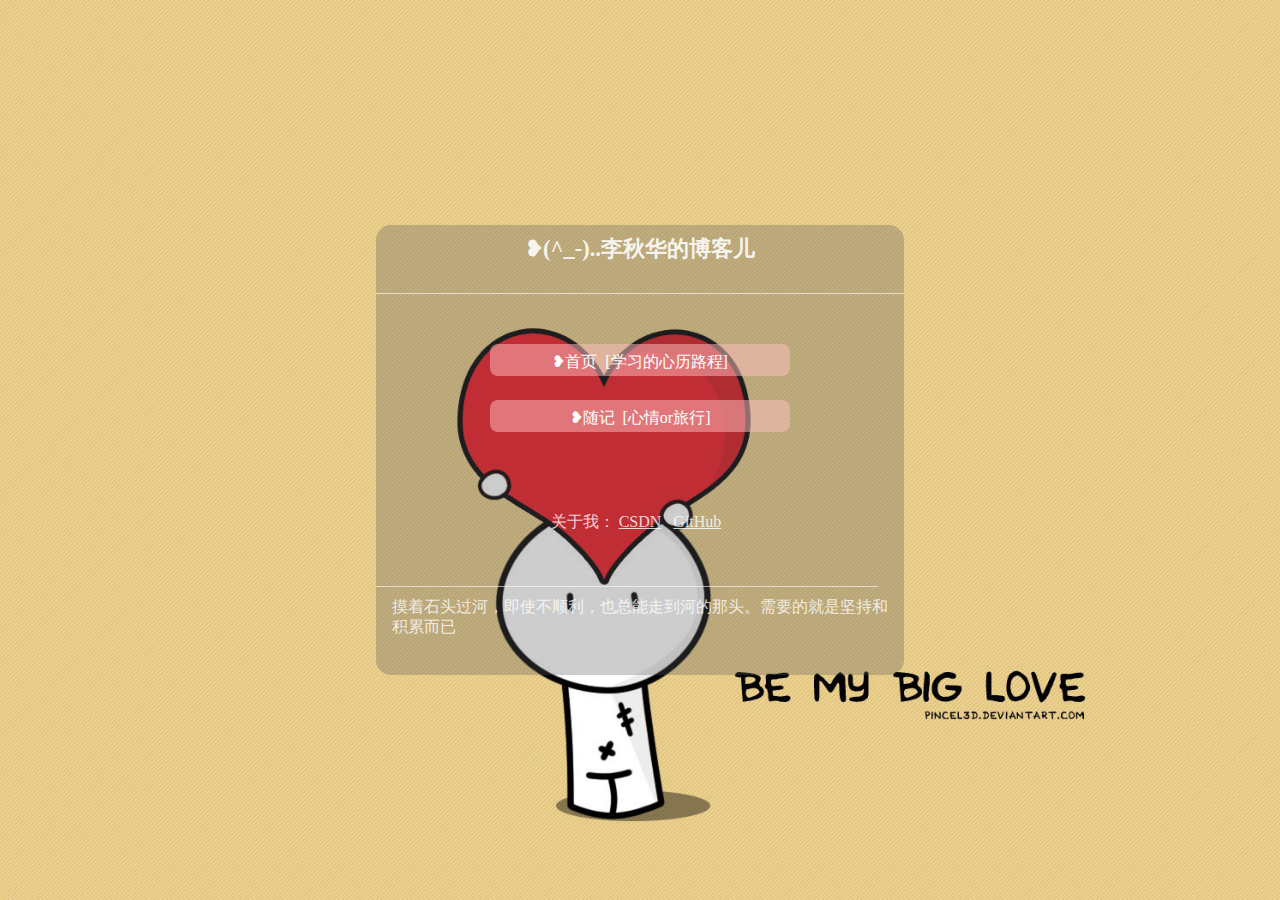
<file: src/index.html>
<!DOCTYPE html>
<!-- <html xmlns="http://www.w3.org/1999/xhtml" id="sixapart-standard"> -->
<head><meta http-equiv="Content-Type" content="text/html; charset=UTF-8" />
<meta name="generator" content="Movable Type 5.2.2" />
<meta name="viewport" content="width=device-width, initial-scale=1" />
<link rel="stylesheet" href="./css/nomalize.css">
<script src="https://ajax.aspnetcdn.com/ajax/jquery/jquery-1.9.0.js"></script>
<!--
<rdf:RDF xmlns="http://web.resource.org/cc/"
         xmlns:dc="http://purl.org/dc/elements/1.1/"
         xmlns:rdf="http://www.w3.org/1999/02/22-rdf-syntax-ns#">
<Work rdf:about="http://www.ruanyifeng.com/">
<dc:title>Ruan YiFeng&apos;s Personal Website</dc:title>
<dc:description>阮一峰的个人网站</dc:description>
<license rdf:resource="http://creativecommons.org/licenses/by-nc-nd/3.0/" />
</Work>
<License rdf:about="http://creativecommons.org/licenses/by-nc-nd/3.0/">
</License>
</rdf:RDF>
-->
    <title>❥(^_-)..李秋华的博客儿</title>
	<style>
	p,h1,h2,h3,h4,h5,h6,ol,ul,dl{
		margin: 0;
	}
	html{
		width:100%;
		height: 100%;
		margin:0;
		padding:0
	}
	body{
		background-repeat: no-repeat;
		background-attachment:fixed;
		-webkit-background-size: cover;
	    -moz-background-size: cover;
	    -o-background-size: cover;
	    background-size: cover;
		background-position:50% 50%; 
		margin:0;
		padding:0;
		width:100%;
		height:100%;
		background-image:url("../壁纸/1.jpg");
		-webkit-transition: All 2s ease;
		-moz-transition: All 2s ease;
		-o-transition: All 2s ease;
		-ms-transition: All 2s ease;
		transition: All 2s ease;
	}
	#container{
		width:33rem;
		height: 50%;
		/*min-width: 33rem;防止页面尺寸变得过小，使页面变得混乱*/
		min-height:20rem;
		background-color: rgba(88,88,88,0.3);
		border-radius: 15px;
		position: absolute;
		left: 50%;
		top: 50%;
		transform: translate(-50%,-50%);
		overflow: hidden;
	}
	@media only screen and (max-width:31.25rem){
		#container{
			width:21rem;
		}
	}
	@media only screen and (max-width:20rem){
		#container{
			width:19rem;
		}
	}
	#container header{
		width: 100%;
		height: 15%;
		border-bottom: 1px solid  rgba(255,255,255,.6);
		position: relative;
	}
	#container header p{
		width: 100%;
		height: 100%;
		line-height: 48px;
		color: rgba(255,255,255,.9);
		text-align: center;
		font-size: 140%;
		font-family: Georgia, serif;
		font-weight: bold;
		text-shadow:0,1px,1px,#333;
		cursor: pointer;
	}
	#container section{
		width: 100%;
		height: 65%;
		font-family: Georgia, serif;
		color: rgba(255,255,255,.8);
	}
	#container section .sec-header{
		width: 100%;
		height: 75%;
		box-sizing:border-box;
		padding-top:5%;
		padding-bottom: 5%;
	}
	#container section .sec-header ul{
		list-style: none;
		width: 18.75rem;
		padding: 0;
		margin: 0 auto;
		height: 100%;
	}
	#container section .sec-header ul li{
		height: 2em;
		width: 18.75rem;
		border-radius: 8px;
		background-color: rgba(255,191,191,.5);
		text-align: center;
		box-sizing:border-box;
		margin-top: 1.5rem;
	}
	
	#container section .sec-header ul li:hover{
		background-color: rgba(255,191,191,.8);
	}
	#container section .sec-header ul a{
		display: inline-block;
		height: 100%;
		padding-top: 3%;
		box-sizing:border-box;
		vertical-align: middle;
		font-family: Georgia, serif;
		color: rgba(255,255,255,1);
		text-decoration: none;
	}
	@media only screen and (max-width:31.25rem){
		#container section .sec-header ul li{
			height: 2.5em;
		}
		#container section .sec-header ul a{
			padding-top: 4%;
		}
	}
	#container section .sec-header ul a:hover{
		color: rgba(255,255,255,1);
	}
	#container section .sec-footer{
		width: 56.81818%;
		margin: 0 auto;
		text-align: center;
		height: 20%;
		box-sizing: border-box;
	}
	#container section .sec-footer>a{
		color: inherit;
		padding-right: 0.5rem;
	}
	#container section .sec-footer>a:hover{
		color:rgba(255,255,255,1);
	}
	#container footer{
		width: 100%;
		height: 20%;
		font-family:"微软雅黑", Georgia, serif;
		color: rgba(255,255,255,.8);
	}
	#container footer .line{
		width: 95%;
		margin-right: 5%;
		border-top: 1px solid rgba(255,255,255,.6);
	}
	#container footer p{
		width: 94%;
		line-height: 20px;
		padding-top: 10px;
		padding-left: 3%;
	}
	@media only screen and (max-width:20rem){
		#container footer p{
			padding-top: 3px;
		}
	}
	</style>
</head>
<body id="classic-website" class="mt-main-index one-column">
    <div id="container">
        <header>
        	<p>❥(^_-)..李秋华的博客儿</p>
        </header>
        <section>
        	<div class="sec-header">
        		<ul>
        			<li><a href="firstPage.html">❥首页&nbsp;&nbsp;[学习的心历路程]</a></li>
        			<li><a href="life_pic.html">❥随记&nbsp;&nbsp;[心情or旅行]</a></li>
        		</ul>
        	</div>
        	<div class="sec-footer">
        		<span>关于我：</span>
        		<a href="https://blog.csdn.net/lncci">CSDN</a>
        		<a href="https://github.com/sliiva">GitHub</a>
        	</div>
        </section>
        <footer>
        	<div class="line"></div>
        	<p>摸着石头过河，即使不顺利，也总能走到河的那头。需要的就是坚持和积累而已</p>
        </footer>
    </div>
   	<script>
   		$("#container header p").bind("click",function(){
   			var $body=$("#classic-website");
   			var address=$body.css("background-image").toString().slice(0,-7)
   			var str=$body.css("background-image").toString().slice(-7);//获得后面的字符串
   			var j=str.slice(0,1);
   			// console.log(str);
   			if(j<5){
   				j++;
   				$body.css("background-image",address+j+".jpg\"\)");
   			}else{
   				j=1;
   				$body.css("background-image",address+j+".jpg\"\)");
   			}
   		})
   	</script>
</body>
</html>
</file>
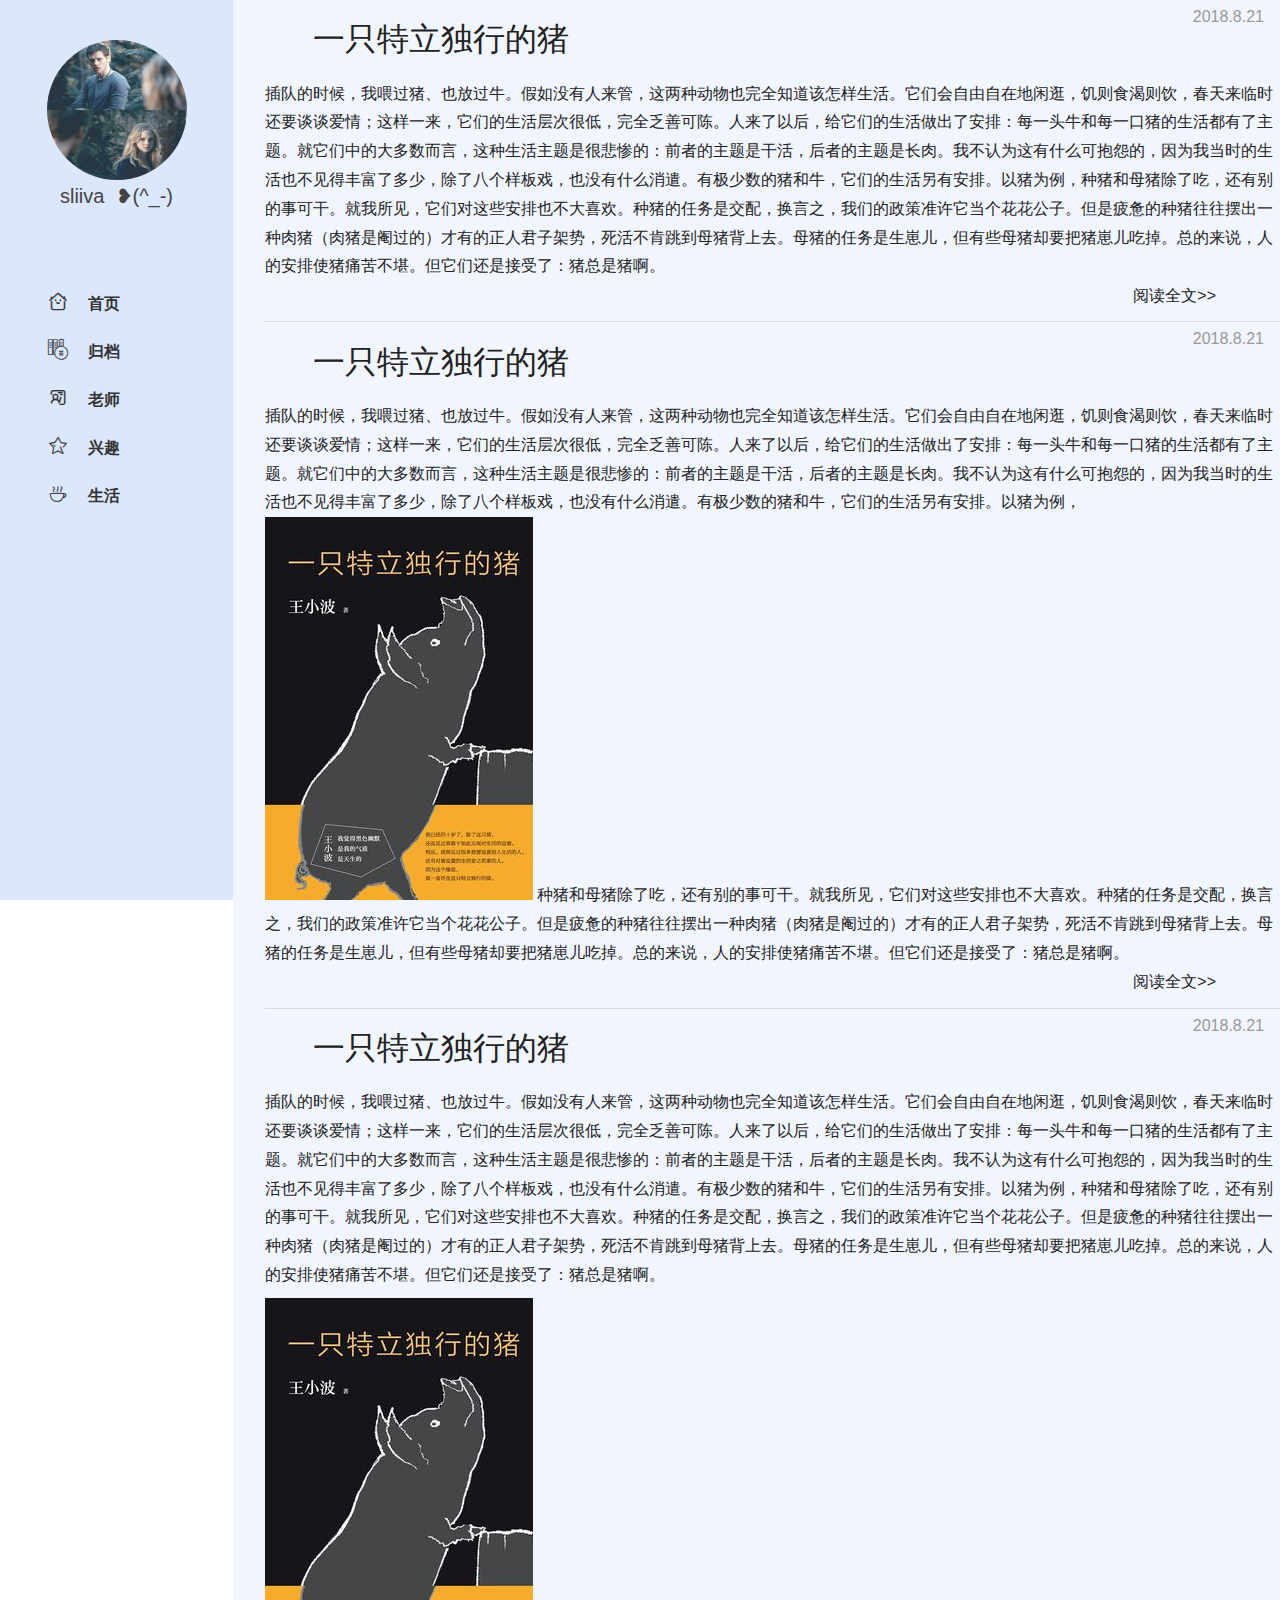
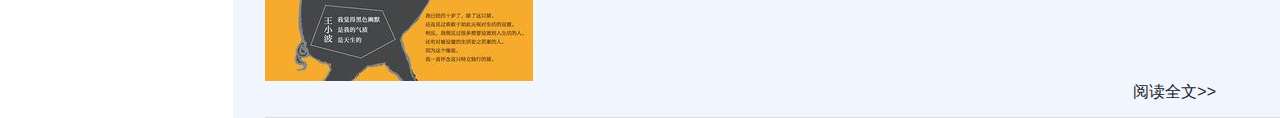
<file: src/firstPage.html>
<!DOCTYPE html>
<html lang="en">
    <head>
        <meta charset="utf-8">
        <meta name="viewprot" content="width=device-width,initial-scale=1.0">
        <link rel="stylesheet" href="./css/firstPage.css">
        <link rel="stylesheet" href="./css/nomalize.css">
        <title>首页</title>
        <link rel="stylesheet" href="./iconfont/iconfont.css">
    </head>
    <body>
    	<div class='container'>
            <section class="head">
                <div><i class="iconfont">&#xe622;</i></div>
                <h1><a href="#">sliiva&nbsp;&nbsp;❥(^_-)</a></h1>
                <a href=""><img src="../壁纸/head.jpg" alt="header"></a>
            </section>
    		<section class="slider">
    			<div class="head">
    				<img src="../壁纸/head.jpg" alt="liqiuhua">
    				<p>sliiva&nbsp;&nbsp;❥(^_-)</p>
    			</div>
    			<ul>
                    <li>
                        <i class="iconfont">&#xe606;</i>
                        <a href="./index.html">首页</a>
                    </li>
                    <li>
                        <i class="iconfont">&#xe604;</i>
                        <a href="#">归档</a>
                    </li>
                    <li>
                        <i class="iconfont">&#xe623;</i>
                        <a href="#">老师</a>
                    </li>
                    <li>
                        <i class="iconfont">&#xe6bd;</i>
                        <a href="#">兴趣</a>
                    </li>
                    <li>
                        <i class="iconfont">&#xe614;</i>
                        <a href="#">生活</a>
                    </li>
                </ul>
    		</section>
    		<section class="artical">
                <div class="artical-item">
                    <h1><a href="">一只特立独行的猪</a></h1>
                    <p>插队的时候，我喂过猪、也放过牛。假如没有人来管，这两种动物也完全知道该怎样生活。它们会自由自在地闲逛，饥则食渴则饮，春天来临时还要谈谈爱情；这样一来，它们的生活层次很低，完全乏善可陈。人来了以后，给它们的生活做出了安排：每一头牛和每一口猪的生活都有了主题。就它们中的大多数而言，这种生活主题是很悲惨的：前者的主题是干活，后者的主题是长肉。我不认为这有什么可抱怨的，因为我当时的生活也不见得丰富了多少，除了八个样板戏，也没有什么消遣。有极少数的猪和牛，它们的生活另有安排。以猪为例，种猪和母猪除了吃，还有别的事可干。就我所见，它们对这些安排也不大喜欢。种猪的任务是交配，换言之，我们的政策准许它当个花花公子。但是疲惫的种猪往往摆出一种肉猪（肉猪是阉过的）才有的正人君子架势，死活不肯跳到母猪背上去。母猪的任务是生崽儿，但有些母猪却要把猪崽儿吃掉。总的来说，人的安排使猪痛苦不堪。但它们还是接受了：猪总是猪啊。</p>
                    <a href="" class="pull-right">阅读全文>></a>
                    <span class="pull-right"> 2018.8.21</span>
                </div>
                <div class="artical-item">
                    <h1><a href="">一只特立独行的猪</a></h1>
                    <p>插队的时候，我喂过猪、也放过牛。假如没有人来管，这两种动物也完全知道该怎样生活。它们会自由自在地闲逛，饥则食渴则饮，春天来临时还要谈谈爱情；这样一来，它们的生活层次很低，完全乏善可陈。人来了以后，给它们的生活做出了安排：每一头牛和每一口猪的生活都有了主题。就它们中的大多数而言，这种生活主题是很悲惨的：前者的主题是干活，后者的主题是长肉。我不认为这有什么可抱怨的，因为我当时的生活也不见得丰富了多少，除了八个样板戏，也没有什么消遣。有极少数的猪和牛，它们的生活另有安排。以猪为例，
                    <img src="./artical_pig.jpg" alt="插图">
                    种猪和母猪除了吃，还有别的事可干。就我所见，它们对这些安排也不大喜欢。种猪的任务是交配，换言之，我们的政策准许它当个花花公子。但是疲惫的种猪往往摆出一种肉猪（肉猪是阉过的）才有的正人君子架势，死活不肯跳到母猪背上去。母猪的任务是生崽儿，但有些母猪却要把猪崽儿吃掉。总的来说，人的安排使猪痛苦不堪。但它们还是接受了：猪总是猪啊。</p>
                    <a href="" class="pull-right">阅读全文>></a>
                    <span class="pull-right"> 2018.8.21</span>
                </div>
                <div class="artical-item">
                    <h1><a href="">一只特立独行的猪</a></h1>
                    <p>插队的时候，我喂过猪、也放过牛。假如没有人来管，这两种动物也完全知道该怎样生活。它们会自由自在地闲逛，饥则食渴则饮，春天来临时还要谈谈爱情；这样一来，它们的生活层次很低，完全乏善可陈。人来了以后，给它们的生活做出了安排：每一头牛和每一口猪的生活都有了主题。就它们中的大多数而言，这种生活主题是很悲惨的：前者的主题是干活，后者的主题是长肉。我不认为这有什么可抱怨的，因为我当时的生活也不见得丰富了多少，除了八个样板戏，也没有什么消遣。有极少数的猪和牛，它们的生活另有安排。以猪为例，种猪和母猪除了吃，还有别的事可干。就我所见，它们对这些安排也不大喜欢。种猪的任务是交配，换言之，我们的政策准许它当个花花公子。但是疲惫的种猪往往摆出一种肉猪（肉猪是阉过的）才有的正人君子架势，死活不肯跳到母猪背上去。母猪的任务是生崽儿，但有些母猪却要把猪崽儿吃掉。总的来说，人的安排使猪痛苦不堪。但它们还是接受了：猪总是猪啊。</p>
                    <img src="./artical_pig.jpg" alt="插图">
                    <a href="" class="pull-right">阅读全文>></a>
                    <span class="pull-right"> 2018.8.21</span>
                </div>
    		</section>
    	</div>
    </body>
</html>
</file>
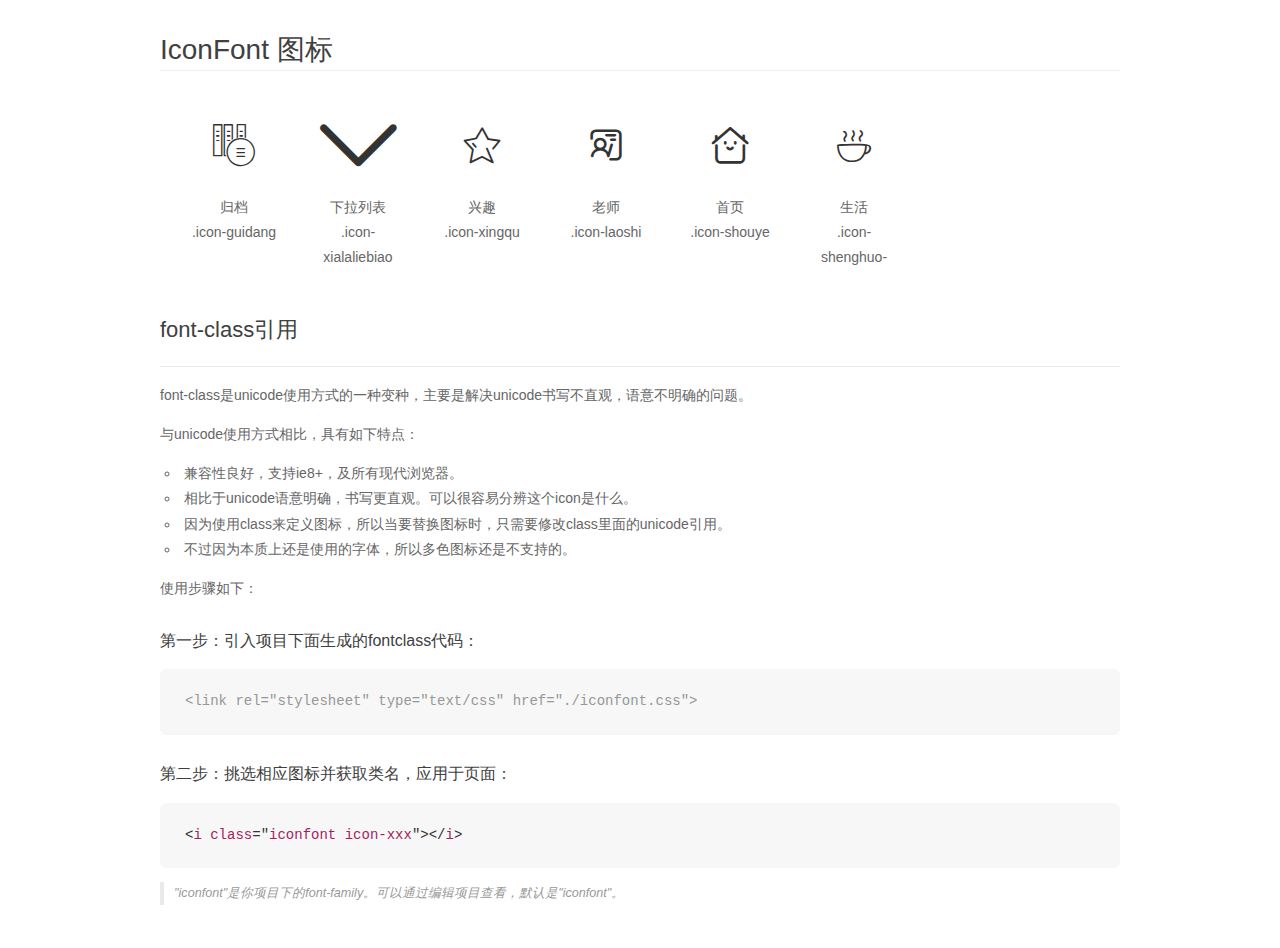
<file: src/iconfont/demo_fontclass.html>
<!DOCTYPE html>
<html>
<head>
    <meta charset="utf-8"/>
    <title>IconFont</title>
    <link rel="stylesheet" href="demo.css">
    <link rel="stylesheet" href="iconfont.css">
</head>
<body>
    <div class="main markdown">
        <h1>IconFont 图标</h1>
        <ul class="icon_lists clear">
            
                <li>
                <i class="icon iconfont icon-guidang"></i>
                    <div class="name">归档</div>
                    <div class="fontclass">.icon-guidang</div>
                </li>
            
                <li>
                <i class="icon iconfont icon-xialaliebiao"></i>
                    <div class="name">下拉列表</div>
                    <div class="fontclass">.icon-xialaliebiao</div>
                </li>
            
                <li>
                <i class="icon iconfont icon-xingqu"></i>
                    <div class="name">兴趣</div>
                    <div class="fontclass">.icon-xingqu</div>
                </li>
            
                <li>
                <i class="icon iconfont icon-laoshi"></i>
                    <div class="name">老师</div>
                    <div class="fontclass">.icon-laoshi</div>
                </li>
            
                <li>
                <i class="icon iconfont icon-shouye"></i>
                    <div class="name">首页</div>
                    <div class="fontclass">.icon-shouye</div>
                </li>
            
                <li>
                <i class="icon iconfont icon-shenghuo-"></i>
                    <div class="name">生活</div>
                    <div class="fontclass">.icon-shenghuo-</div>
                </li>
            
        </ul>

        <h2 id="font-class-">font-class引用</h2>
        <hr>

        <p>font-class是unicode使用方式的一种变种，主要是解决unicode书写不直观，语意不明确的问题。</p>
        <p>与unicode使用方式相比，具有如下特点：</p>
        <ul>
        <li>兼容性良好，支持ie8+，及所有现代浏览器。</li>
        <li>相比于unicode语意明确，书写更直观。可以很容易分辨这个icon是什么。</li>
        <li>因为使用class来定义图标，所以当要替换图标时，只需要修改class里面的unicode引用。</li>
        <li>不过因为本质上还是使用的字体，所以多色图标还是不支持的。</li>
        </ul>
        <p>使用步骤如下：</p>
        <h3 id="-fontclass-">第一步：引入项目下面生成的fontclass代码：</h3>


        <pre><code class="lang-js hljs javascript"><span class="hljs-comment">&lt;link rel="stylesheet" type="text/css" href="./iconfont.css"&gt;</span></code></pre>
        <h3 id="-">第二步：挑选相应图标并获取类名，应用于页面：</h3>
        <pre><code class="lang-css hljs">&lt;<span class="hljs-selector-tag">i</span> <span class="hljs-selector-tag">class</span>="<span class="hljs-selector-tag">iconfont</span> <span class="hljs-selector-tag">icon-xxx</span>"&gt;&lt;/<span class="hljs-selector-tag">i</span>&gt;</code></pre>
        <blockquote>
        <p>"iconfont"是你项目下的font-family。可以通过编辑项目查看，默认是"iconfont"。</p>
        </blockquote>
    </div>
</body>
</html>
</file>
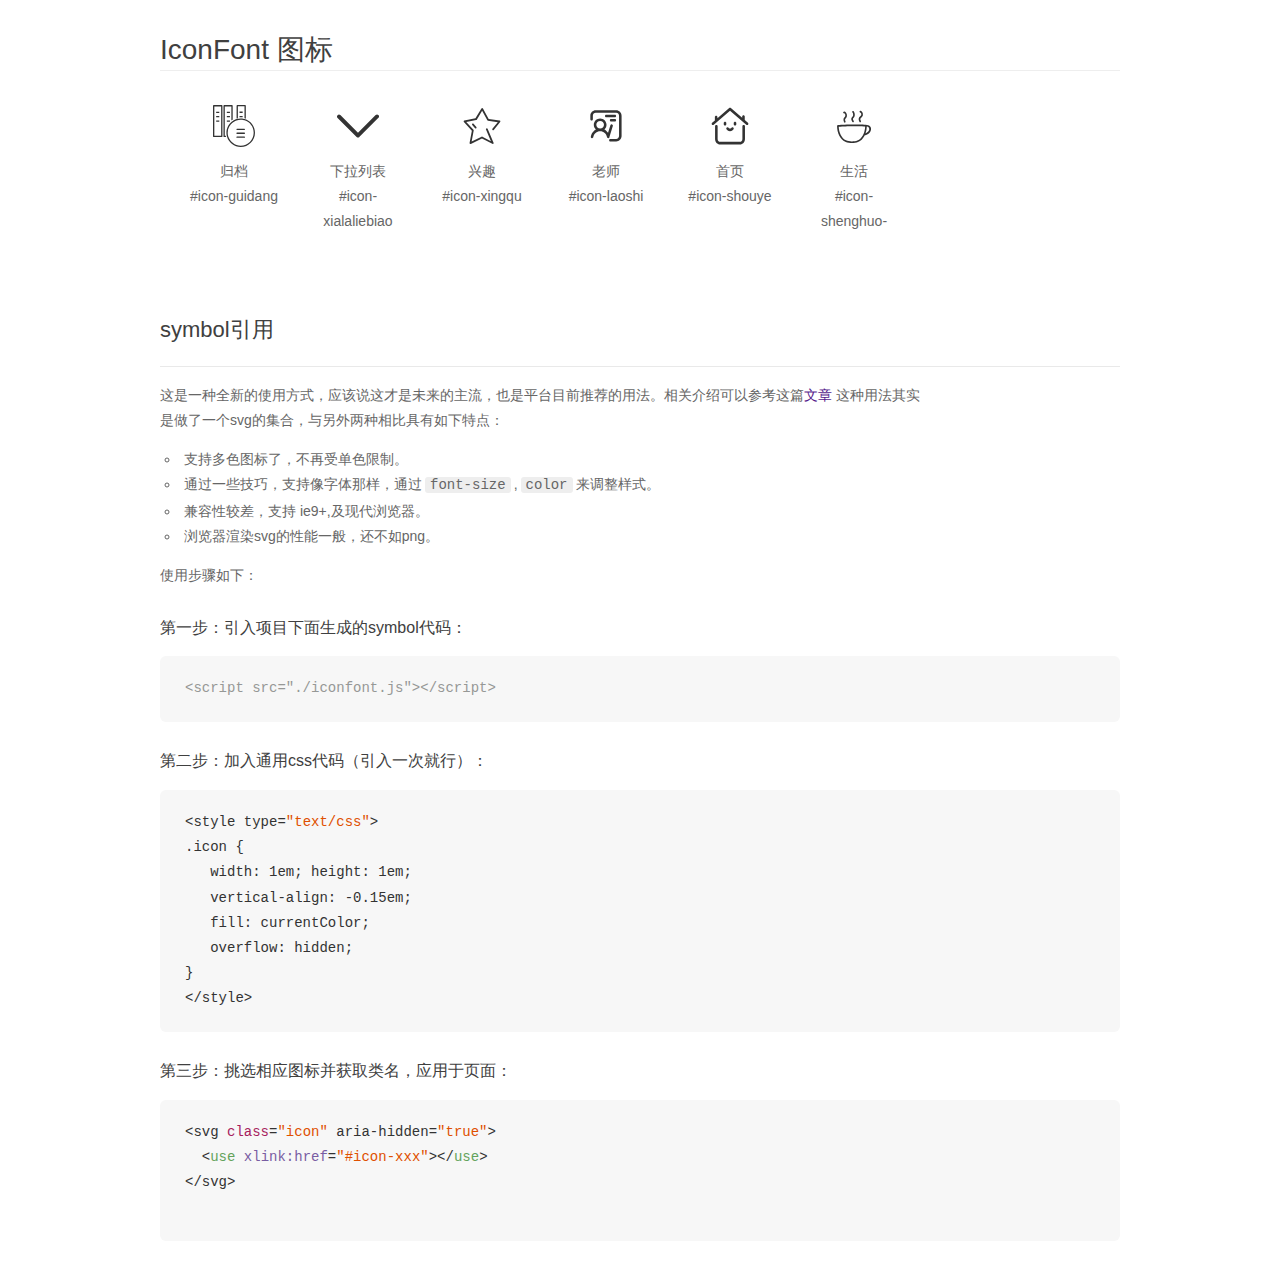
<file: src/iconfont/demo_symbol.html>
<!DOCTYPE html>
<html>
<head>
    <meta charset="utf-8"/>
    <title>IconFont</title>
    <link rel="stylesheet" href="demo.css">
    <script src="iconfont.js"></script>

    <style type="text/css">
        .icon {
          /* 通过设置 font-size 来改变图标大小 */
          width: 1em; height: 1em;
          /* 图标和文字相邻时，垂直对齐 */
          vertical-align: -0.15em;
          /* 通过设置 color 来改变 SVG 的颜色/fill */
          fill: currentColor;
          /* path 和 stroke 溢出 viewBox 部分在 IE 下会显示
             normalize.css 中也包含这行 */
          overflow: hidden;
        }

    </style>
</head>
<body>
    <div class="main markdown">
        <h1>IconFont 图标</h1>
        <ul class="icon_lists clear">
            
                <li>
                    <svg class="icon" aria-hidden="true">
                        <use xlink:href="#icon-guidang"></use>
                    </svg>
                    <div class="name">归档</div>
                    <div class="fontclass">#icon-guidang</div>
                </li>
            
                <li>
                    <svg class="icon" aria-hidden="true">
                        <use xlink:href="#icon-xialaliebiao"></use>
                    </svg>
                    <div class="name">下拉列表</div>
                    <div class="fontclass">#icon-xialaliebiao</div>
                </li>
            
                <li>
                    <svg class="icon" aria-hidden="true">
                        <use xlink:href="#icon-xingqu"></use>
                    </svg>
                    <div class="name">兴趣</div>
                    <div class="fontclass">#icon-xingqu</div>
                </li>
            
                <li>
                    <svg class="icon" aria-hidden="true">
                        <use xlink:href="#icon-laoshi"></use>
                    </svg>
                    <div class="name">老师</div>
                    <div class="fontclass">#icon-laoshi</div>
                </li>
            
                <li>
                    <svg class="icon" aria-hidden="true">
                        <use xlink:href="#icon-shouye"></use>
                    </svg>
                    <div class="name">首页</div>
                    <div class="fontclass">#icon-shouye</div>
                </li>
            
                <li>
                    <svg class="icon" aria-hidden="true">
                        <use xlink:href="#icon-shenghuo-"></use>
                    </svg>
                    <div class="name">生活</div>
                    <div class="fontclass">#icon-shenghuo-</div>
                </li>
            
        </ul>


        <h2 id="symbol-">symbol引用</h2>
        <hr>

        <p>这是一种全新的使用方式，应该说这才是未来的主流，也是平台目前推荐的用法。相关介绍可以参考这篇<a href="">文章</a>
        这种用法其实是做了一个svg的集合，与另外两种相比具有如下特点：</p>
        <ul>
          <li>支持多色图标了，不再受单色限制。</li>
          <li>通过一些技巧，支持像字体那样，通过<code>font-size</code>,<code>color</code>来调整样式。</li>
          <li>兼容性较差，支持 ie9+,及现代浏览器。</li>
          <li>浏览器渲染svg的性能一般，还不如png。</li>
        </ul>
        <p>使用步骤如下：</p>
        <h3 id="-symbol-">第一步：引入项目下面生成的symbol代码：</h3>
        <pre><code class="lang-js hljs javascript"><span class="hljs-comment">&lt;script src="./iconfont.js"&gt;&lt;/script&gt;</span></code></pre>
        <h3 id="-css-">第二步：加入通用css代码（引入一次就行）：</h3>
        <pre><code class="lang-js hljs javascript">&lt;style type=<span class="hljs-string">"text/css"</span>&gt;
.icon {
   width: <span class="hljs-number">1</span>em; height: <span class="hljs-number">1</span>em;
   vertical-align: <span class="hljs-number">-0.15</span>em;
   fill: currentColor;
   overflow: hidden;
}
&lt;<span class="hljs-regexp">/style&gt;</span></code></pre>
        <h3 id="-">第三步：挑选相应图标并获取类名，应用于页面：</h3>
        <pre><code class="lang-js hljs javascript">&lt;svg <span class="hljs-class"><span class="hljs-keyword">class</span></span>=<span class="hljs-string">"icon"</span> aria-hidden=<span class="hljs-string">"true"</span>&gt;<span class="xml"><span class="hljs-tag">
  &lt;<span class="hljs-name">use</span> <span class="hljs-attr">xlink:href</span>=<span class="hljs-string">"#icon-xxx"</span>&gt;</span><span class="hljs-tag">&lt;/<span class="hljs-name">use</span>&gt;</span>
</span>&lt;<span class="hljs-regexp">/svg&gt;
        </span></code></pre>
    </div>
</body>
</html>
</file>
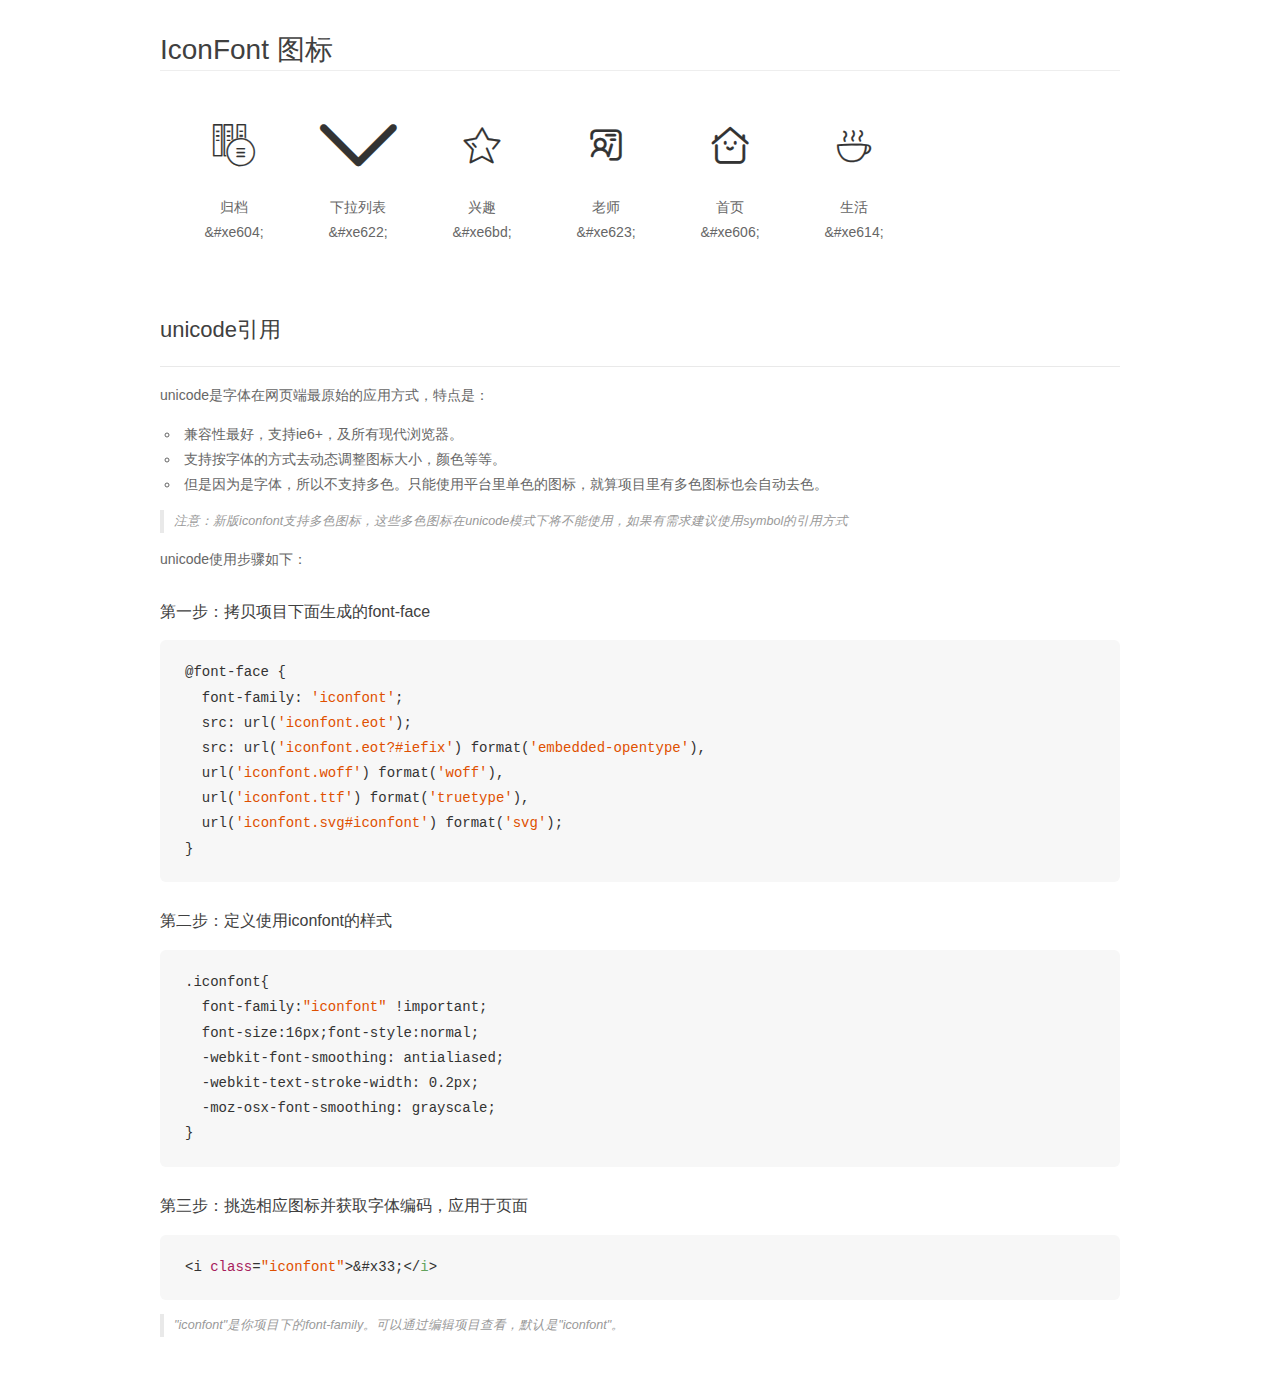
<file: src/iconfont/demo_unicode.html>
<!DOCTYPE html>
<html>
<head>
    <meta charset="utf-8"/>
    <title>IconFont</title>
    <link rel="stylesheet" href="demo.css">

    <style type="text/css">

        @font-face {font-family: "iconfont";
          src: url('iconfont.eot'); /* IE9*/
          src: url('iconfont.eot#iefix') format('embedded-opentype'), /* IE6-IE8 */
          url('iconfont.woff') format('woff'), /* chrome, firefox */
          url('iconfont.ttf') format('truetype'), /* chrome, firefox, opera, Safari, Android, iOS 4.2+*/
          url('iconfont.svg#iconfont') format('svg'); /* iOS 4.1- */
        }

        .iconfont {
          font-family:"iconfont" !important;
          font-size:16px;
          font-style:normal;
          -webkit-font-smoothing: antialiased;
          -webkit-text-stroke-width: 0.2px;
          -moz-osx-font-smoothing: grayscale;
        }

    </style>
</head>
<body>
    <div class="main markdown">
        <h1>IconFont 图标</h1>
        <ul class="icon_lists clear">
            
                <li>
                <i class="icon iconfont">&#xe604;</i>
                    <div class="name">归档</div>
                    <div class="code">&amp;#xe604;</div>
                </li>
            
                <li>
                <i class="icon iconfont">&#xe622;</i>
                    <div class="name">下拉列表</div>
                    <div class="code">&amp;#xe622;</div>
                </li>
            
                <li>
                <i class="icon iconfont">&#xe6bd;</i>
                    <div class="name">兴趣</div>
                    <div class="code">&amp;#xe6bd;</div>
                </li>
            
                <li>
                <i class="icon iconfont">&#xe623;</i>
                    <div class="name">老师</div>
                    <div class="code">&amp;#xe623;</div>
                </li>
            
                <li>
                <i class="icon iconfont">&#xe606;</i>
                    <div class="name">首页</div>
                    <div class="code">&amp;#xe606;</div>
                </li>
            
                <li>
                <i class="icon iconfont">&#xe614;</i>
                    <div class="name">生活</div>
                    <div class="code">&amp;#xe614;</div>
                </li>
            
        </ul>
        <h2 id="unicode-">unicode引用</h2>
        <hr>

        <p>unicode是字体在网页端最原始的应用方式，特点是：</p>
        <ul>
        <li>兼容性最好，支持ie6+，及所有现代浏览器。</li>
        <li>支持按字体的方式去动态调整图标大小，颜色等等。</li>
        <li>但是因为是字体，所以不支持多色。只能使用平台里单色的图标，就算项目里有多色图标也会自动去色。</li>
        </ul>
        <blockquote>
        <p>注意：新版iconfont支持多色图标，这些多色图标在unicode模式下将不能使用，如果有需求建议使用symbol的引用方式</p>
        </blockquote>
        <p>unicode使用步骤如下：</p>
        <h3 id="-font-face">第一步：拷贝项目下面生成的font-face</h3>
        <pre><code class="lang-js hljs javascript">@font-face {
  font-family: <span class="hljs-string">'iconfont'</span>;
  src: url(<span class="hljs-string">'iconfont.eot'</span>);
  src: url(<span class="hljs-string">'iconfont.eot?#iefix'</span>) format(<span class="hljs-string">'embedded-opentype'</span>),
  url(<span class="hljs-string">'iconfont.woff'</span>) format(<span class="hljs-string">'woff'</span>),
  url(<span class="hljs-string">'iconfont.ttf'</span>) format(<span class="hljs-string">'truetype'</span>),
  url(<span class="hljs-string">'iconfont.svg#iconfont'</span>) format(<span class="hljs-string">'svg'</span>);
}
</code></pre>
        <h3 id="-iconfont-">第二步：定义使用iconfont的样式</h3>
        <pre><code class="lang-js hljs javascript">.iconfont{
  font-family:<span class="hljs-string">"iconfont"</span> !important;
  font-size:<span class="hljs-number">16</span>px;font-style:normal;
  -webkit-font-smoothing: antialiased;
  -webkit-text-stroke-width: <span class="hljs-number">0.2</span>px;
  -moz-osx-font-smoothing: grayscale;
}
</code></pre>
        <h3 id="-">第三步：挑选相应图标并获取字体编码，应用于页面</h3>
        <pre><code class="lang-js hljs javascript">&lt;i <span class="hljs-class"><span class="hljs-keyword">class</span></span>=<span class="hljs-string">"iconfont"</span>&gt;&amp;#x33;<span class="xml"><span class="hljs-tag">&lt;/<span class="hljs-name">i</span>&gt;</span></span></code></pre>

        <blockquote>
        <p>"iconfont"是你项目下的font-family。可以通过编辑项目查看，默认是"iconfont"。</p>
        </blockquote>
    </div>


</body>
</html>
</file>
<file: src/css/firstPage.css>
/****
基础样式
*****/
html{
	font-size: 16px;
	width: 100%;
	font-family: -apple-system,SF UI Text,Arial,PingFang SC,Hiragino Sans GB,Microsoft YaHei,WenQuanYi Micro Hei,sans-serif;
	color: #222
}

ol,ul{
	margin: 0;
	padding: 0;
	list-style: none;
}
a{
	text-decoration: none;
	color: #222;
}
::selection{
	background: #b3d4fc;
	text-shadow: none;
}
h1,h2,h3,h4,h5,h6,p{
	margin: 0;
	padding: 0;
}
/****
功能样式
****/
.center-block{
	display: block;
	margin-left:auto;
	margin-right: auto;
}
.pull-left{
	float: left;
}
.pull-right{
	float: right;
}
.clear::before,.clear::after{
	content: "";
	display: table;
}
.clear::after{
	clear: both;
}
.hide{
	display: none;
}
.invisible{
	visibility: hidden!important;
}
/**iconfont图标**/
.iconfont{
  font-family:"iconfont" !important;
  font-size:16px;font-style:normal;
  -webkit-font-smoothing: antialiased;
  -webkit-text-stroke-width: 0.2px;
  -moz-osx-font-smoothing: grayscale;
}

/****
结构样式
****/
html{
	width:100%;
	height: 100%;
	margin:0;
	padding:0;
}
.container{
    width: 100%;
    height: 100%;
}

/**侧边导航**/
.container>.slider{
    background-color: #DBE7FD;
    width: 14.5625rem;
    height: 100%;
    position: fixed;
}
@media only screen and (max-width:49rem){
	.container>.slider{
		display: none;
	}
}
.container>.slider .head{
	width: 100%;
	height:230px;
	text-align: center;
	font-size: 20px;
	color: #444;
	padding-top:40px;
	padding-bottom: 0.5rem;
}
.container>.slider>.head>img{
    width: 140px;
    height: 140px;
	border-radius: 50%;
}
.container>.slider>ul>li>i{
	margin-right: 1rem;
	font-size: 20px;
	font-weight: normal;
	color: #333;
}
.container>.slider>ul>li{
	padding-left: 3rem;
	height: 3rem;
	line-height: 3rem;
	font-size: 1rem;
	font-weight: bold;
	color: #999;
}
.container>.slider>ul>li>a{
	color: #333;
}
/**顶部导航**/
@media only screen and (min-width:49rem){
	.container>section.head{
		display: none;
	}
}
@media only screen and (max-width:49rem){
	.container>section.head{
		width: 100%;
		height: 3rem;
		position: fixed;
		top: 0;
		left: 0;
		z-index: 10;
		overflow: hidden;
		background: #666;
	}
	.container>section.head>div{
		width: 3rem;
		height: 100%;
		position: absolute;
		text-align: center;
		padding-top: 1rem;
		top: 0;
		left: 0;
	}
	.container>section.head div>i{
		color: #999;
	}
	.container>section.head h1{
		margin: 0;
		text-align: center;
		font-size: 22px;
		line-height: 3rem;
		font-weight: normal;
	}
	.container>section.head h1>a{
		color: #999;
	}
	.container>section.head>a{
		width: 3rem;
		height: 100%;
		position: absolute;
		top: 0;
		right: 10px;
	}
	.container>section.head a>img{
		width: 3rem;
		height: 3rem;
		vertical-align: center;
		border-radius: 50%;
		background: transparent;
	}
}
/**文章主体**/
.container>.artical{
    background-color:rgba(219,231,253,0.4) ;
    position: absolute;
    padding-left: 2rem;
    top:0;
    left:14.5625rem;
}
@media only screen and (max-width:49rem){
	.container>.artical{
		top: 3rem;
		left: 0;
	}
}
@media only screen and (max-width:26.5625rem){
	.container>.artical{
		top: 3rem;
		left: 0;
		padding-left: 1rem;
	}
}
.container>.artical>.artical-item{
	border-bottom: 1px solid #ddd;
	box-sizing: border-box;
	padding-bottom: 2rem;
	position: relative;
	overflow: hidden;
}

.container>.artical>.artical-item h1{
	color: #333;
	padding-left: 3rem;
	font-weight: normal;
}
@media only screen and (max-width:26.5625rem){
	.container>.artical>.artical-item h1{
		padding-left: 2rem;
	}
}
.container>.artical>.artical-item p{
	padding: 0 5px 0.5rem 0;
	line-height: 1.8rem;
	box-sizing:border-box;
}
.container>.artical>.artical-item>a{
	position: absolute;
	bottom: 1rem;
	right: 4rem;

}
@media only screen and (max-width:26.5625rem){
	.container>.artical>.artical-item>a{
		right: 2rem;
	}
}
.container>.artical>.artical-item>a:hover{
	text-decoration: underline;
	color: #004869;
}
.container>.artical>.artical-item>span{
	color: #999;
	position: absolute;
	top: 0.5rem;
	right: 1rem;
}
</file>
<file: src/iconfont/iconfont.css>
@font-face {font-family: "iconfont";
  src: url('iconfont.eot?t=1534517873146'); /* IE9*/
  src: url('iconfont.eot?t=1534517873146#iefix') format('embedded-opentype'), /* IE6-IE8 */
  url('[data-uri]') format('woff'),
  url('iconfont.ttf?t=1534517873146') format('truetype'), /* chrome, firefox, opera, Safari, Android, iOS 4.2+*/
  url('iconfont.svg?t=1534517873146#iconfont') format('svg'); /* iOS 4.1- */
}

.iconfont {
  font-family:"iconfont" !important;
  font-size:16px;
  font-style:normal;
  -webkit-font-smoothing: antialiased;
  -moz-osx-font-smoothing: grayscale;
}

.icon-guidang:before { content: "\e604"; }

.icon-xialaliebiao:before { content: "\e622"; }

.icon-xingqu:before { content: "\e6bd"; }

.icon-laoshi:before { content: "\e623"; }

.icon-shouye:before { content: "\e606"; }

.icon-shenghuo-:before { content: "\e614"; }
</file>
<file: src/css/nomalize.css>
/*! normalize.css v8.0.0 | MIT License | github.com/necolas/normalize.css */

/* Document
   ========================================================================== */

/**
 * 1. Correct the line height in all browsers.
 * 2. Prevent adjustments of font size after orientation changes in iOS.
 */

html {
  line-height: 1.15; /* 1 */
  -webkit-text-size-adjust: 100%; /* 2 */
}

/* Sections
   ========================================================================== */

/**
 * Remove the margin in all browsers.
 */

body {
  margin: 0;
}

/**
 * Correct the font size and margin on `h1` elements within `section` and
 * `article` contexts in Chrome, Firefox, and Safari.
 */

h1 {
  font-size: 2em;
  margin: 0.67em 0;
}

/* Grouping content
   ========================================================================== */

/**
 * 1. Add the correct box sizing in Firefox.
 * 2. Show the overflow in Edge and IE.
 */

hr {
  box-sizing: content-box; /* 1 */
  height: 0; /* 1 */
  overflow: visible; /* 2 */
}

/**
 * 1. Correct the inheritance and scaling of font size in all browsers.
 * 2. Correct the odd `em` font sizing in all browsers.
 */

pre {
  font-family: monospace, monospace; /* 1 */
  font-size: 1em; /* 2 */
}

/* Text-level semantics
   ========================================================================== */

/**
 * Remove the gray background on active links in IE 10.
 */

a {
  background-color: transparent;
}

/**
 * 1. Remove the bottom border in Chrome 57-
 * 2. Add the correct text decoration in Chrome, Edge, IE, Opera, and Safari.
 */

abbr[title] {
  border-bottom: none; /* 1 */
  text-decoration: underline; /* 2 */
  text-decoration: underline dotted; /* 2 */
}

/**
 * Add the correct font weight in Chrome, Edge, and Safari.
 */

b,
strong {
  font-weight: bolder;
}

/**
 * 1. Correct the inheritance and scaling of font size in all browsers.
 * 2. Correct the odd `em` font sizing in all browsers.
 */

code,
kbd,
samp {
  font-family: monospace, monospace; /* 1 */
  font-size: 1em; /* 2 */
}

/**
 * Add the correct font size in all browsers.
 */

small {
  font-size: 80%;
}

/**
 * Prevent `sub` and `sup` elements from affecting the line height in
 * all browsers.
 */

sub,
sup {
  font-size: 75%;
  line-height: 0;
  position: relative;
  vertical-align: baseline;
}

sub {
  bottom: -0.25em;
}

sup {
  top: -0.5em;
}

/* Embedded content
   ========================================================================== */

/**
 * Remove the border on images inside links in IE 10.
 */

img {
  border-style: none;
}

/* Forms
   ========================================================================== */

/**
 * 1. Change the font styles in all browsers.
 * 2. Remove the margin in Firefox and Safari.
 */

button,
input,
optgroup,
select,
textarea {
  font-family: inherit; /* 1 */
  font-size: 100%; /* 1 */
  line-height: 1.15; /* 1 */
  margin: 0; /* 2 */
}

/**
 * Show the overflow in IE.
 * 1. Show the overflow in Edge.
 */

button,
input { /* 1 */
  overflow: visible;
}

/**
 * Remove the inheritance of text transform in Edge, Firefox, and IE.
 * 1. Remove the inheritance of text transform in Firefox.
 */

button,
select { /* 1 */
  text-transform: none;
}

/**
 * Correct the inability to style clickable types in iOS and Safari.
 */

button,
[type="button"],
[type="reset"],
[type="submit"] {
  -webkit-appearance: button;
}

/**
 * Remove the inner border and padding in Firefox.
 */

button::-moz-focus-inner,
[type="button"]::-moz-focus-inner,
[type="reset"]::-moz-focus-inner,
[type="submit"]::-moz-focus-inner {
  border-style: none;
  padding: 0;
}

/**
 * Restore the focus styles unset by the previous rule.
 */

button:-moz-focusring,
[type="button"]:-moz-focusring,
[type="reset"]:-moz-focusring,
[type="submit"]:-moz-focusring {
  outline: 1px dotted ButtonText;
}

/**
 * Correct the padding in Firefox.
 */

fieldset {
  padding: 0.35em 0.75em 0.625em;
}

/**
 * 1. Correct the text wrapping in Edge and IE.
 * 2. Correct the color inheritance from `fieldset` elements in IE.
 * 3. Remove the padding so developers are not caught out when they zero out
 *    `fieldset` elements in all browsers.
 */

legend {
  box-sizing: border-box; /* 1 */
  color: inherit; /* 2 */
  display: table; /* 1 */
  max-width: 100%; /* 1 */
  padding: 0; /* 3 */
  white-space: normal; /* 1 */
}

/**
 * Add the correct vertical alignment in Chrome, Firefox, and Opera.
 */

progress {
  vertical-align: baseline;
}

/**
 * Remove the default vertical scrollbar in IE 10+.
 */

textarea {
  overflow: auto;
}

/**
 * 1. Add the correct box sizing in IE 10.
 * 2. Remove the padding in IE 10.
 */

[type="checkbox"],
[type="radio"] {
  box-sizing: border-box; /* 1 */
  padding: 0; /* 2 */
}

/**
 * Correct the cursor style of increment and decrement buttons in Chrome.
 */

[type="number"]::-webkit-inner-spin-button,
[type="number"]::-webkit-outer-spin-button {
  height: auto;
}

/**
 * 1. Correct the odd appearance in Chrome and Safari.
 * 2. Correct the outline style in Safari.
 */

[type="search"] {
  -webkit-appearance: textfield; /* 1 */
  outline-offset: -2px; /* 2 */
}

/**
 * Remove the inner padding in Chrome and Safari on macOS.
 */

[type="search"]::-webkit-search-decoration {
  -webkit-appearance: none;
}

/**
 * 1. Correct the inability to style clickable types in iOS and Safari.
 * 2. Change font properties to `inherit` in Safari.
 */

::-webkit-file-upload-button {
  -webkit-appearance: button; /* 1 */
  font: inherit; /* 2 */
}

/* Interactive
   ========================================================================== */

/*
 * Add the correct display in Edge, IE 10+, and Firefox.
 */

details {
  display: block;
}

/*
 * Add the correct display in all browsers.
 */

summary {
  display: list-item;
}

/* Misc
   ========================================================================== */

/**
 * Add the correct display in IE 10+.
 */

template {
  display: none;
}

/**
 * Add the correct display in IE 10.
 */

[hidden] {
  display: none;
}
</file>
<file: src/iconfont/demo.css>
*{margin: 0;padding: 0;list-style: none;}
/*
KISSY CSS Reset
理念：1. reset 的目的不是清除浏览器的默认样式，这仅是部分工作。清除和重置是紧密不可分的。
2. reset 的目的不是让默认样式在所有浏览器下一致，而是减少默认样式有可能带来的问题。
3. reset 期望提供一套普适通用的基础样式。但没有银弹，推荐根据具体需求，裁剪和修改后再使用。
特色：1. 适应中文；2. 基于最新主流浏览器。
维护：玉伯<lifesinger@gmail.com>, 正淳<ragecarrier@gmail.com>
 */

/** 清除内外边距 **/
body, h1, h2, h3, h4, h5, h6, hr, p, blockquote, /* structural elements 结构元素 */
dl, dt, dd, ul, ol, li, /* list elements 列表元素 */
pre, /* text formatting elements 文本格式元素 */
form, fieldset, legend, button, input, textarea, /* form elements 表单元素 */
th, td /* table elements 表格元素 */ {
  margin: 0;
  padding: 0;
}

/** 设置默认字体 **/
body,
button, input, select, textarea /* for ie */ {
  font: 12px/1.5 tahoma, arial, \5b8b\4f53, sans-serif;
}
h1, h2, h3, h4, h5, h6 { font-size: 100%; }
address, cite, dfn, em, var { font-style: normal; } /* 将斜体扶正 */
code, kbd, pre, samp { font-family: courier new, courier, monospace; } /* 统一等宽字体 */
small { font-size: 12px; } /* 小于 12px 的中文很难阅读，让 small 正常化 */

/** 重置列表元素 **/
ul, ol { list-style: none; }

/** 重置文本格式元素 **/
a { text-decoration: none; }
a:hover { text-decoration: underline; }


/** 重置表单元素 **/
legend { color: #000; } /* for ie6 */
fieldset, img { border: 0; } /* img 搭车：让链接里的 img 无边框 */
button, input, select, textarea { font-size: 100%; } /* 使得表单元素在 ie 下能继承字体大小 */
/* 注：optgroup 无法扶正 */

/** 重置表格元素 **/
table { border-collapse: collapse; border-spacing: 0; }

/* 清除浮动 */
.ks-clear:after, .clear:after {
  content: '\20';
  display: block;
  height: 0;
  clear: both;
}
.ks-clear, .clear {
  *zoom: 1;
}

.main {
  padding: 30px 100px;
width: 960px;
margin: 0 auto;
}
.main h1{font-size:36px; color:#333; text-align:left;margin-bottom:30px; border-bottom: 1px solid #eee;}

.helps{margin-top:40px;}
.helps pre{
  padding:20px;
  margin:10px 0;
  border:solid 1px #e7e1cd;
  background-color: #fffdef;
  overflow: auto;
}

.icon_lists{
  width: 100% !important;

}

.icon_lists li{
  float:left;
  width: 100px;
  height:180px;
  text-align: center;
  list-style: none !important;
}
.icon_lists .icon{
  font-size: 42px;
  line-height: 100px;
  margin: 10px 0;
  color:#333;
  -webkit-transition: font-size 0.25s ease-out 0s;
  -moz-transition: font-size 0.25s ease-out 0s;
  transition: font-size 0.25s ease-out 0s;

}
.icon_lists .icon:hover{
  font-size: 100px;
}



.markdown {
  color: #666;
  font-size: 14px;
  line-height: 1.8;
}

.highlight {
  line-height: 1.5;
}

.markdown img {
  vertical-align: middle;
  max-width: 100%;
}

.markdown h1 {
  color: #404040;
  font-weight: 500;
  line-height: 40px;
  margin-bottom: 24px;
}

.markdown h2,
.markdown h3,
.markdown h4,
.markdown h5,
.markdown h6 {
  color: #404040;
  margin: 1.6em 0 0.6em 0;
  font-weight: 500;
  clear: both;
}

.markdown h1 {
  font-size: 28px;
}

.markdown h2 {
  font-size: 22px;
}

.markdown h3 {
  font-size: 16px;
}

.markdown h4 {
  font-size: 14px;
}

.markdown h5 {
  font-size: 12px;
}

.markdown h6 {
  font-size: 12px;
}

.markdown hr {
  height: 1px;
  border: 0;
  background: #e9e9e9;
  margin: 16px 0;
  clear: both;
}

.markdown p,
.markdown pre {
  margin: 1em 0;
}

.markdown > p,
.markdown > blockquote,
.markdown > .highlight,
.markdown > ol,
.markdown > ul {
  width: 80%;
}

.markdown ul > li {
  list-style: circle;
}

.markdown > ul li,
.markdown blockquote ul > li {
  margin-left: 20px;
  padding-left: 4px;
}

.markdown > ul li p,
.markdown > ol li p {
  margin: 0.6em 0;
}

.markdown ol > li {
  list-style: decimal;
}

.markdown > ol li,
.markdown blockquote ol > li {
  margin-left: 20px;
  padding-left: 4px;
}

.markdown code {
  margin: 0 3px;
  padding: 0 5px;
  background: #eee;
  border-radius: 3px;
}

.markdown pre {
  border-radius: 6px;
  background: #f7f7f7;
  padding: 20px;
}

.markdown pre code {
  border: none;
  background: #f7f7f7;
  margin: 0;
}

.markdown strong,
.markdown b {
  font-weight: 600;
}

.markdown > table {
  border-collapse: collapse;
  border-spacing: 0px;
  empty-cells: show;
  border: 1px solid #e9e9e9;
  width: 95%;
  margin-bottom: 24px;
}

.markdown > table th {
  white-space: nowrap;
  color: #333;
  font-weight: 600;

}

.markdown > table th,
.markdown > table td {
  border: 1px solid #e9e9e9;
  padding: 8px 16px;
  text-align: left;
}

.markdown > table th {
  background: #F7F7F7;
}

.markdown blockquote {
  font-size: 90%;
  color: #999;
  border-left: 4px solid #e9e9e9;
  padding-left: 0.8em;
  margin: 1em 0;
  font-style: italic;
}

.markdown blockquote p {
  margin: 0;
}

.markdown .anchor {
  opacity: 0;
  transition: opacity 0.3s ease;
  margin-left: 8px;
}

.markdown .waiting {
  color: #ccc;
}

.markdown h1:hover .anchor,
.markdown h2:hover .anchor,
.markdown h3:hover .anchor,
.markdown h4:hover .anchor,
.markdown h5:hover .anchor,
.markdown h6:hover .anchor {
  opacity: 1;
  display: inline-block;
}

.markdown > br,
.markdown > p > br {
  clear: both;
}


.hljs {
  display: block;
  background: white;
  padding: 0.5em;
  color: #333333;
  overflow-x: auto;
}

.hljs-comment,
.hljs-meta {
  color: #969896;
}

.hljs-string,
.hljs-variable,
.hljs-template-variable,
.hljs-strong,
.hljs-emphasis,
.hljs-quote {
  color: #df5000;
}

.hljs-keyword,
.hljs-selector-tag,
.hljs-type {
  color: #a71d5d;
}

.hljs-literal,
.hljs-symbol,
.hljs-bullet,
.hljs-attribute {
  color: #0086b3;
}

.hljs-section,
.hljs-name {
  color: #63a35c;
}

.hljs-tag {
  color: #333333;
}

.hljs-title,
.hljs-attr,
.hljs-selector-id,
.hljs-selector-class,
.hljs-selector-attr,
.hljs-selector-pseudo {
  color: #795da3;
}

.hljs-addition {
  color: #55a532;
  background-color: #eaffea;
}

.hljs-deletion {
  color: #bd2c00;
  background-color: #ffecec;
}

.hljs-link {
  text-decoration: underline;
}

pre{
  background: #fff;
}
</file>
